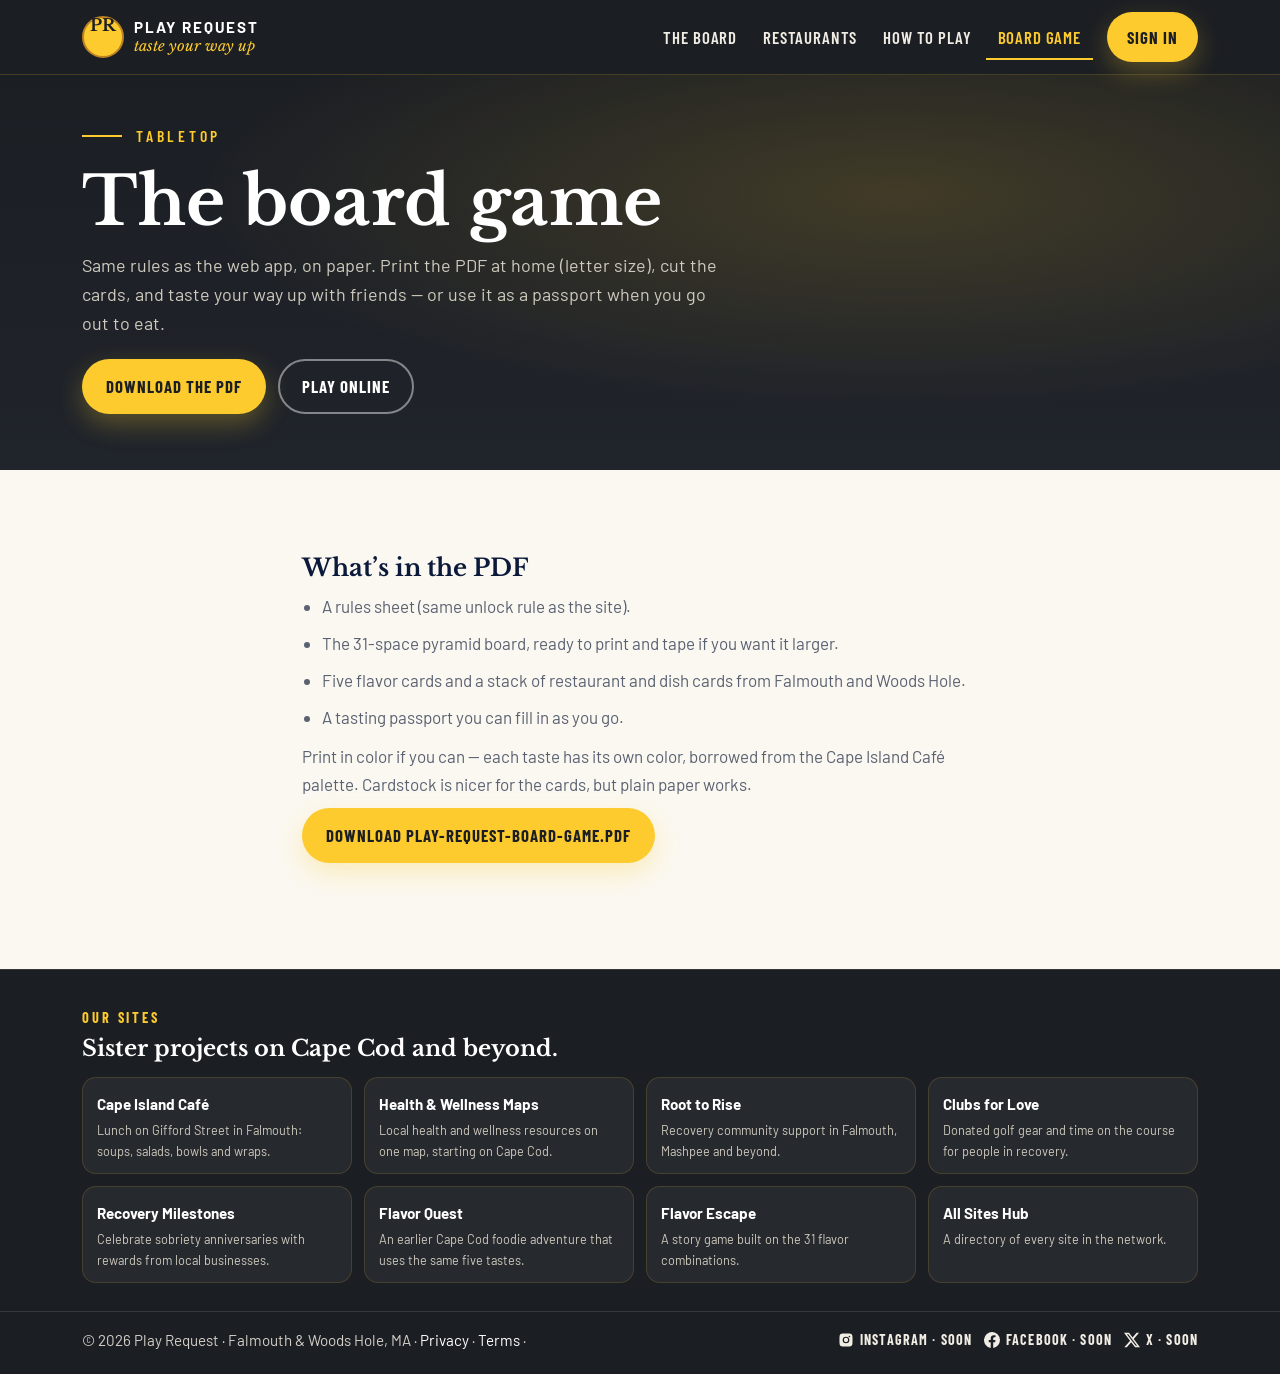
<file: board.html>
<!DOCTYPE html>
<html lang="en">
<head>
<meta charset="utf-8">
<meta name="viewport" content="width=device-width, initial-scale=1">
<title>Printable board game | Play Request</title>
<meta name="description" content="Print the Play Request tabletop game: a 31-space pyramid board, flavor cards, restaurant cards and a rules sheet.">
<link rel="canonical" href="https://platinum00001.github.io/play-request/board.html">
<meta name="theme-color" content="#1b1e23">
<meta property="og:type" content="website">
<meta property="og:site_name" content="Play Request">
<meta property="og:title" content="Printable board game | Play Request">
<meta property="og:description" content="Print the Play Request tabletop game: a 31-space pyramid board, flavor cards, restaurant cards and a rules sheet.">
<meta property="og:url" content="https://platinum00001.github.io/play-request/board.html">
<meta property="og:image" content="https://platinum00001.github.io/play-request/og.jpg">
<meta property="og:image:width" content="1200">
<meta property="og:image:height" content="630">
<meta property="og:image:alt" content="Play Request: taste your way from one flavor to all five">
<meta name="twitter:card" content="summary_large_image">
<meta name="twitter:title" content="Printable board game | Play Request">
<meta name="twitter:description" content="Print the Play Request tabletop game: a 31-space pyramid board, flavor cards, restaurant cards and a rules sheet.">
<meta name="twitter:image" content="https://platinum00001.github.io/play-request/og.jpg">
<link rel="icon" href="./favicon.svg" type="image/svg+xml">
<link rel="icon" href="./favicon-32.png" sizes="32x32" type="image/png">
<link rel="apple-touch-icon" href="./apple-touch-icon.png">
<link rel="manifest" href="./site.webmanifest">
<link rel="preconnect" href="https://fonts.googleapis.com">
<link rel="preconnect" href="https://fonts.gstatic.com" crossorigin>
<link href="https://fonts.googleapis.com/css2?family=Barlow+Condensed:wght@600;700&family=Barlow:ital,wght@0,400;0,600;0,700;1,400&family=Libre+Baskerville:ital,wght@0,400;0,700;1,400&display=swap" rel="stylesheet">
<link rel="stylesheet" href="./css/styles.css">
</head>
<body data-root="./">
<a class="skip" href="#main">Skip to content</a>
<header class="site-header">
  <div class="wrap">
    <a class="brand" href="./index.html">
      <span class="brand-mark" aria-hidden="true">PR</span>
      <span><b>PLAY REQUEST</b><i>taste your way up</i></span>
    </a>
    <button class="burger" type="button" aria-controls="site-nav" aria-expanded="false" aria-label="Open menu">
      <svg viewBox="0 0 24 24" fill="none" stroke="currentColor" stroke-width="2" aria-hidden="true"><path d="M4 6h16M4 12h16M4 18h16"/></svg>
    </button>
    <nav class="nav" id="site-nav" aria-label="Main">
      <ul>
        <li><a class="navlink" href="./index.html">The board</a></li>
        <li><a class="navlink" href="./restaurants.html">Restaurants</a></li>
        <li><a class="navlink" href="./how-to.html">How to play</a></li>
        <li><a class="navlink" href="./board.html" aria-current="page">Board game</a></li>
      </ul>
      <a class="btn" data-account-link href="./account.html">Sign in</a>
    </nav>
  </div>
</header>

<main id="main">
  <section class="hero">
    <div class="wrap">
      <p class="eyebrow">Tabletop</p>
      <h1>The board game</h1>
      <p class="lead">Same rules as the web app, on paper. Print the PDF at home (letter size), cut the cards, and taste your way up with friends — or use it as a passport when you go out to eat.</p>
      <div class="ctas">
        <a class="btn" href="play-request-board-game.pdf">Download the PDF</a>
        <a class="btn btn-ghost" href="index.html">Play online</a>
      </div>
    </div>
  </section>
  <section class="sec">
    <div class="wrap prose">
      <h2>What’s in the PDF</h2>
      <ul>
        <li>A rules sheet (same unlock rule as the site).</li>
        <li>The 31-space pyramid board, ready to print and tape if you want it larger.</li>
        <li>Five flavor cards and a stack of restaurant and dish cards from Falmouth and Woods Hole.</li>
        <li>A tasting passport you can fill in as you go.</li>
      </ul>
      <p>Print in color if you can — each taste has its own color, borrowed from the Cape Island Café palette. Cardstock is nicer for the cards, but plain paper works.</p>
      <p><a class="btn" href="play-request-board-game.pdf">Download play-request-board-game.pdf</a></p>
    </div>
  </section>
</main>
<footer class="site">
  <div class="our-sites" id="our-sites">
    <div class="wrap">
      <p class="eyebrow">Our Sites</p>
      <h2>Sister projects on Cape Cod and beyond.</h2>
      <div class="sites"><a href="https://capeislandcafe.com/" target="_blank" rel="noopener"><b>Cape Island Café</b><small>Lunch on Gifford Street in Falmouth: soups, salads, bowls and wraps.</small></a><a href="https://healthandwellnessmaps.com/" target="_blank" rel="noopener"><b>Health & Wellness Maps</b><small>Local health and wellness resources on one map, starting on Cape Cod.</small></a><a href="https://roottorisema.org/" target="_blank" rel="noopener"><b>Root to Rise</b><small>Recovery community support in Falmouth, Mashpee and beyond.</small></a><a href="https://clubsforlove.com/" target="_blank" rel="noopener"><b>Clubs for Love</b><small>Donated golf gear and time on the course for people in recovery.</small></a><a href="https://platinum00001.github.io/recovery-milestones/" target="_blank" rel="noopener"><b>Recovery Milestones</b><small>Celebrate sobriety anniversaries with rewards from local businesses.</small></a><a href="https://platinum00001.github.io/flavor-quest/" target="_blank" rel="noopener"><b>Flavor Quest</b><small>An earlier Cape Cod foodie adventure that uses the same five tastes.</small></a><a href="https://platinum00001.github.io/flavor-escape/" target="_blank" rel="noopener"><b>Flavor Escape</b><small>A story game built on the 31 flavor combinations.</small></a><a href="https://platinum00001.github.io/sites-hub/" target="_blank" rel="noopener"><b>All Sites Hub</b><small>A directory of every site in the network.</small></a></div>
    </div>
  </div>
  <div class="foot-bottom">
    <div class="wrap">
      <span>&copy; <span data-year>2026</span> Play Request · Falmouth &amp; Woods Hole, MA · <a href="./privacy.html">Privacy</a> · <a href="./terms.html">Terms</a> · <a data-email hidden href="#">Contact</a></span>
      <div class="social" data-social></div>
    </div>
  </div>
</footer>

<script src="./config.js"></script>
<script src="./js/common.js"></script>
<script src="./js/supabase-client.js"></script>
</body>
</html>
</file>
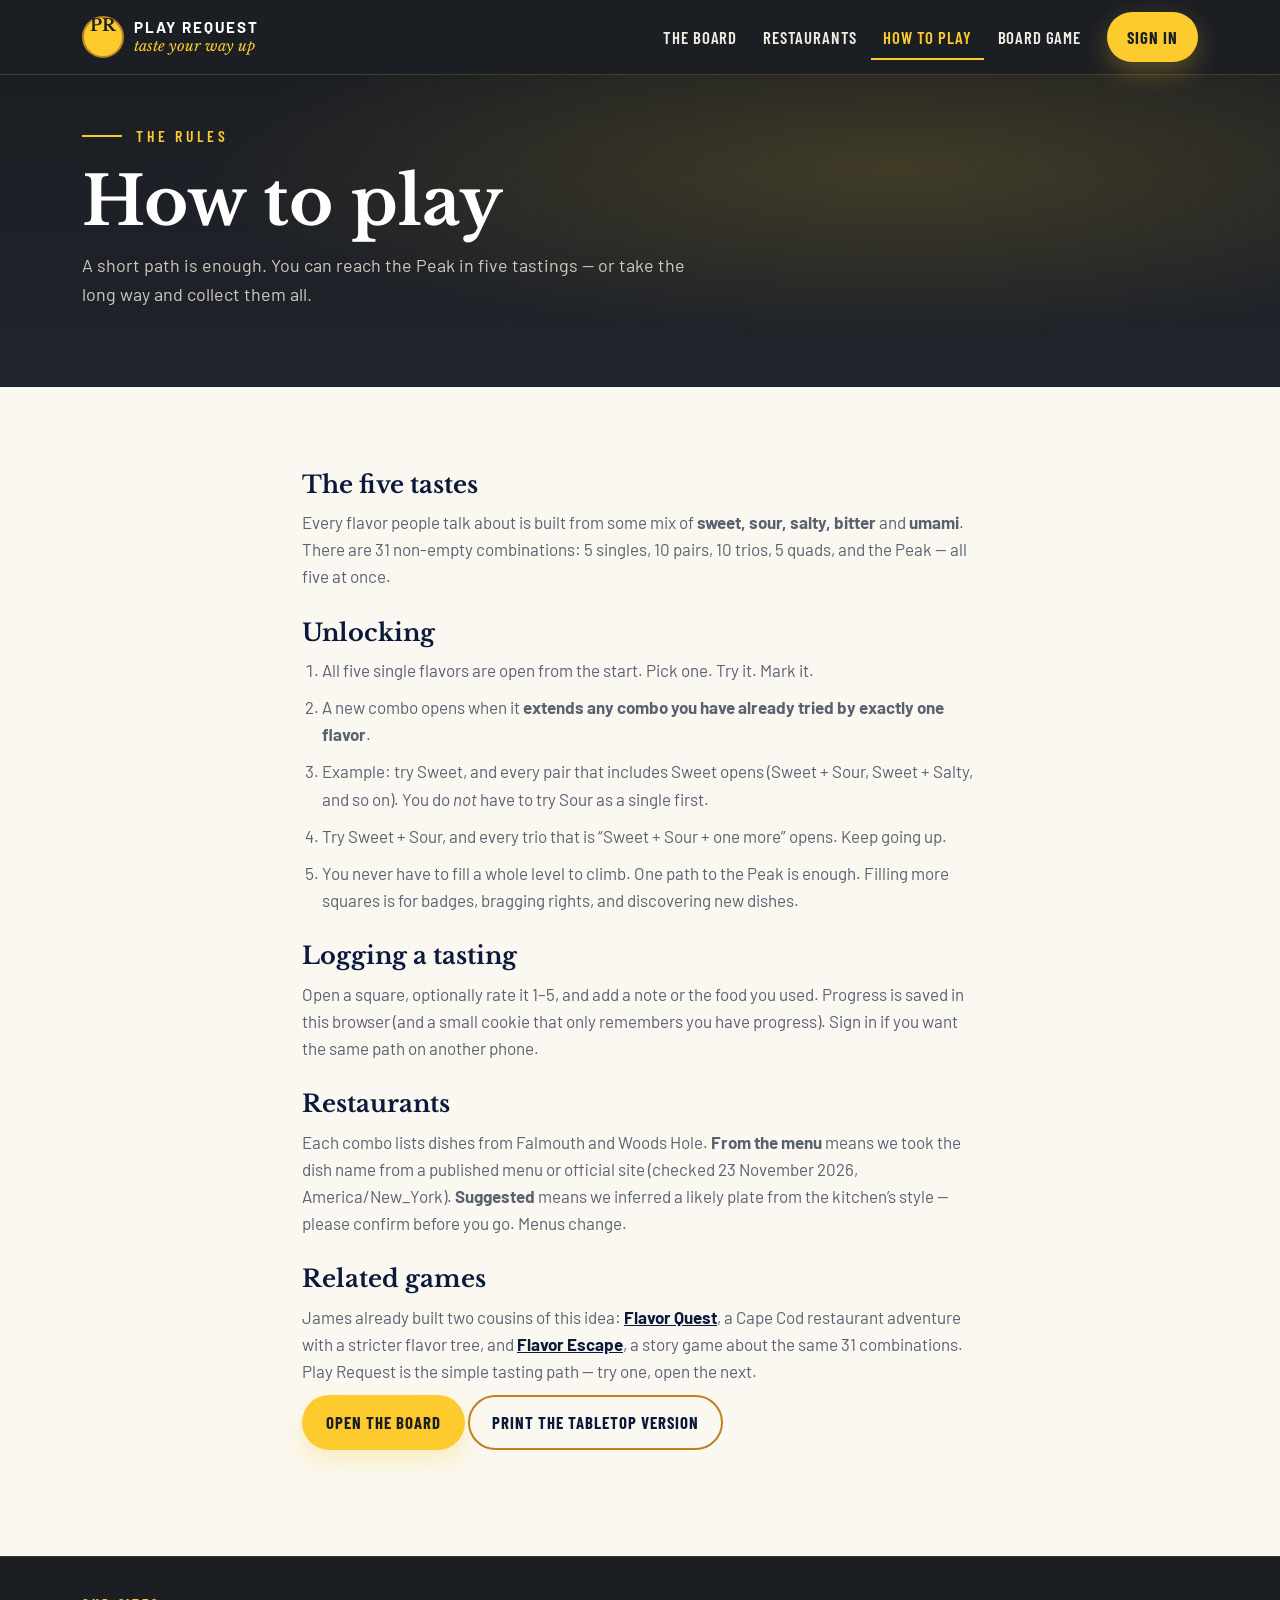
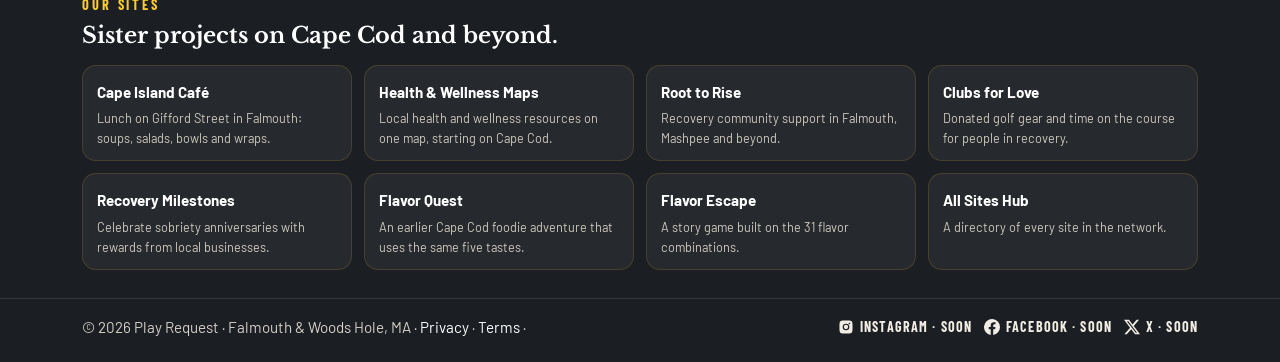
<file: how-to.html>
<!DOCTYPE html>
<html lang="en">
<head>
<meta charset="utf-8">
<meta name="viewport" content="width=device-width, initial-scale=1">
<title>How to play | Play Request</title>
<meta name="description" content="How Play Request works: one starting flavor, unlock a combo by adding one taste, and log what you tried.">
<link rel="canonical" href="https://platinum00001.github.io/play-request/how-to.html">
<meta name="theme-color" content="#1b1e23">
<meta property="og:type" content="website">
<meta property="og:site_name" content="Play Request">
<meta property="og:title" content="How to play | Play Request">
<meta property="og:description" content="How Play Request works: one starting flavor, unlock a combo by adding one taste, and log what you tried.">
<meta property="og:url" content="https://platinum00001.github.io/play-request/how-to.html">
<meta property="og:image" content="https://platinum00001.github.io/play-request/og.jpg">
<meta property="og:image:width" content="1200">
<meta property="og:image:height" content="630">
<meta property="og:image:alt" content="Play Request: taste your way from one flavor to all five">
<meta name="twitter:card" content="summary_large_image">
<meta name="twitter:title" content="How to play | Play Request">
<meta name="twitter:description" content="How Play Request works: one starting flavor, unlock a combo by adding one taste, and log what you tried.">
<meta name="twitter:image" content="https://platinum00001.github.io/play-request/og.jpg">
<link rel="icon" href="./favicon.svg" type="image/svg+xml">
<link rel="icon" href="./favicon-32.png" sizes="32x32" type="image/png">
<link rel="apple-touch-icon" href="./apple-touch-icon.png">
<link rel="manifest" href="./site.webmanifest">
<link rel="preconnect" href="https://fonts.googleapis.com">
<link rel="preconnect" href="https://fonts.gstatic.com" crossorigin>
<link href="https://fonts.googleapis.com/css2?family=Barlow+Condensed:wght@600;700&family=Barlow:ital,wght@0,400;0,600;0,700;1,400&family=Libre+Baskerville:ital,wght@0,400;0,700;1,400&display=swap" rel="stylesheet">
<link rel="stylesheet" href="./css/styles.css">
</head>
<body data-root="./">
<a class="skip" href="#main">Skip to content</a>
<header class="site-header">
  <div class="wrap">
    <a class="brand" href="./index.html">
      <span class="brand-mark" aria-hidden="true">PR</span>
      <span><b>PLAY REQUEST</b><i>taste your way up</i></span>
    </a>
    <button class="burger" type="button" aria-controls="site-nav" aria-expanded="false" aria-label="Open menu">
      <svg viewBox="0 0 24 24" fill="none" stroke="currentColor" stroke-width="2" aria-hidden="true"><path d="M4 6h16M4 12h16M4 18h16"/></svg>
    </button>
    <nav class="nav" id="site-nav" aria-label="Main">
      <ul>
        <li><a class="navlink" href="./index.html">The board</a></li>
        <li><a class="navlink" href="./restaurants.html">Restaurants</a></li>
        <li><a class="navlink" href="./how-to.html" aria-current="page">How to play</a></li>
        <li><a class="navlink" href="./board.html">Board game</a></li>
      </ul>
      <a class="btn" data-account-link href="./account.html">Sign in</a>
    </nav>
  </div>
</header>

<main id="main">
  <section class="hero">
    <div class="wrap">
      <p class="eyebrow">The rules</p>
      <h1>How to play</h1>
      <p class="lead">A short path is enough. You can reach the Peak in five tastings — or take the long way and collect them all.</p>
    </div>
  </section>
  <section class="sec">
    <div class="wrap prose">
      <h2>The five tastes</h2>
      <p>Every flavor people talk about is built from some mix of <strong>sweet, sour, salty, bitter</strong> and <strong>umami</strong>. There are 31 non-empty combinations: 5 singles, 10 pairs, 10 trios, 5 quads, and the Peak — all five at once.</p>
      <h2>Unlocking</h2>
      <ol>
        <li>All five single flavors are open from the start. Pick one. Try it. Mark it.</li>
        <li>A new combo opens when it <strong>extends any combo you have already tried by exactly one flavor</strong>.</li>
        <li>Example: try Sweet, and every pair that includes Sweet opens (Sweet + Sour, Sweet + Salty, and so on). You do <em>not</em> have to try Sour as a single first.</li>
        <li>Try Sweet + Sour, and every trio that is “Sweet + Sour + one more” opens. Keep going up.</li>
        <li>You never have to fill a whole level to climb. One path to the Peak is enough. Filling more squares is for badges, bragging rights, and discovering new dishes.</li>
      </ol>
      <h2>Logging a tasting</h2>
      <p>Open a square, optionally rate it 1–5, and add a note or the food you used. Progress is saved in this browser (and a small cookie that only remembers you have progress). Sign in if you want the same path on another phone.</p>
      <h2>Restaurants</h2>
      <p>Each combo lists dishes from Falmouth and Woods Hole. <strong>From the menu</strong> means we took the dish name from a published menu or official site (checked 23 November 2026, America/New_York). <strong>Suggested</strong> means we inferred a likely plate from the kitchen’s style — please confirm before you go. Menus change.</p>
      <h2>Related games</h2>
      <p>James already built two cousins of this idea: <a href="https://platinum00001.github.io/flavor-quest/">Flavor Quest</a>, a Cape Cod restaurant adventure with a stricter flavor tree, and <a href="https://platinum00001.github.io/flavor-escape/">Flavor Escape</a>, a story game about the same 31 combinations. Play Request is the simple tasting path — try one, open the next.</p>
      <p><a class="btn" href="index.html">Open the board</a> <a class="btn btn-line" href="board.html">Print the tabletop version</a></p>
    </div>
  </section>
</main>
<footer class="site">
  <div class="our-sites" id="our-sites">
    <div class="wrap">
      <p class="eyebrow">Our Sites</p>
      <h2>Sister projects on Cape Cod and beyond.</h2>
      <div class="sites"><a href="https://capeislandcafe.com/" target="_blank" rel="noopener"><b>Cape Island Café</b><small>Lunch on Gifford Street in Falmouth: soups, salads, bowls and wraps.</small></a><a href="https://healthandwellnessmaps.com/" target="_blank" rel="noopener"><b>Health & Wellness Maps</b><small>Local health and wellness resources on one map, starting on Cape Cod.</small></a><a href="https://roottorisema.org/" target="_blank" rel="noopener"><b>Root to Rise</b><small>Recovery community support in Falmouth, Mashpee and beyond.</small></a><a href="https://clubsforlove.com/" target="_blank" rel="noopener"><b>Clubs for Love</b><small>Donated golf gear and time on the course for people in recovery.</small></a><a href="https://platinum00001.github.io/recovery-milestones/" target="_blank" rel="noopener"><b>Recovery Milestones</b><small>Celebrate sobriety anniversaries with rewards from local businesses.</small></a><a href="https://platinum00001.github.io/flavor-quest/" target="_blank" rel="noopener"><b>Flavor Quest</b><small>An earlier Cape Cod foodie adventure that uses the same five tastes.</small></a><a href="https://platinum00001.github.io/flavor-escape/" target="_blank" rel="noopener"><b>Flavor Escape</b><small>A story game built on the 31 flavor combinations.</small></a><a href="https://platinum00001.github.io/sites-hub/" target="_blank" rel="noopener"><b>All Sites Hub</b><small>A directory of every site in the network.</small></a></div>
    </div>
  </div>
  <div class="foot-bottom">
    <div class="wrap">
      <span>&copy; <span data-year>2026</span> Play Request · Falmouth &amp; Woods Hole, MA · <a href="./privacy.html">Privacy</a> · <a href="./terms.html">Terms</a> · <a data-email hidden href="#">Contact</a></span>
      <div class="social" data-social></div>
    </div>
  </div>
</footer>

<script src="./config.js"></script>
<script src="./js/common.js"></script>
<script src="./js/supabase-client.js"></script>
</body>
</html>
</file>
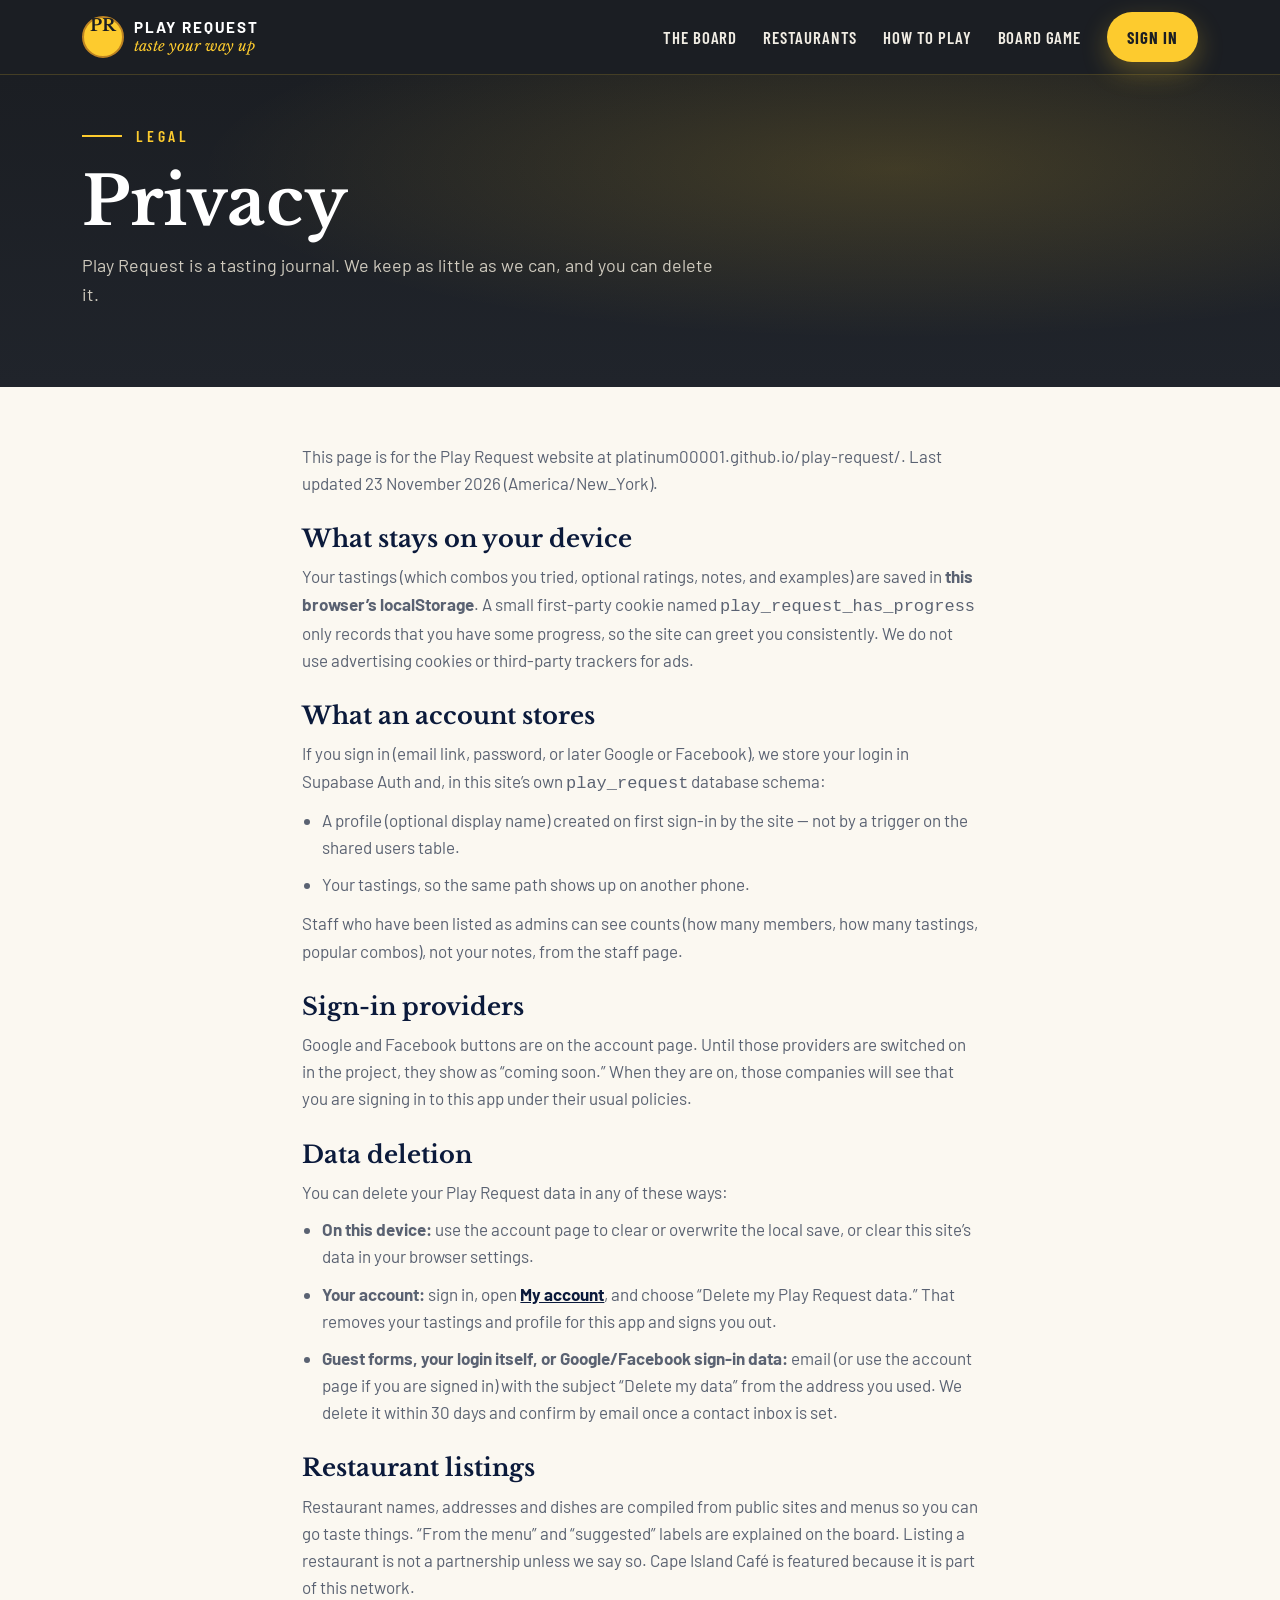
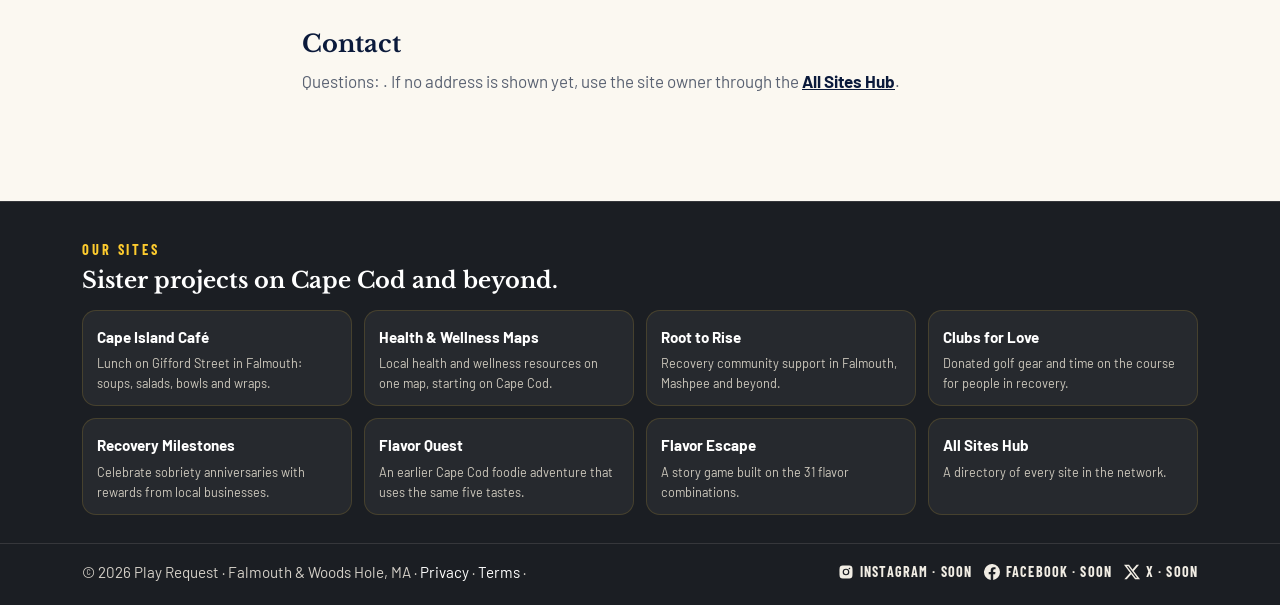
<file: privacy.html>
<!DOCTYPE html>
<html lang="en">
<head>
<meta charset="utf-8">
<meta name="viewport" content="width=device-width, initial-scale=1">
<title>Privacy | Play Request</title>
<meta name="description" content="How Play Request stores your tastings, account data, and what to do if you want it deleted.">
<link rel="canonical" href="https://platinum00001.github.io/play-request/privacy.html">
<meta name="theme-color" content="#1b1e23">
<meta property="og:type" content="website">
<meta property="og:site_name" content="Play Request">
<meta property="og:title" content="Privacy | Play Request">
<meta property="og:description" content="How Play Request stores your tastings, account data, and what to do if you want it deleted.">
<meta property="og:url" content="https://platinum00001.github.io/play-request/privacy.html">
<meta property="og:image" content="https://platinum00001.github.io/play-request/og.jpg">
<meta property="og:image:width" content="1200">
<meta property="og:image:height" content="630">
<meta property="og:image:alt" content="Play Request: taste your way from one flavor to all five">
<meta name="twitter:card" content="summary_large_image">
<meta name="twitter:title" content="Privacy | Play Request">
<meta name="twitter:description" content="How Play Request stores your tastings, account data, and what to do if you want it deleted.">
<meta name="twitter:image" content="https://platinum00001.github.io/play-request/og.jpg">
<link rel="icon" href="./favicon.svg" type="image/svg+xml">
<link rel="icon" href="./favicon-32.png" sizes="32x32" type="image/png">
<link rel="apple-touch-icon" href="./apple-touch-icon.png">
<link rel="manifest" href="./site.webmanifest">
<link rel="preconnect" href="https://fonts.googleapis.com">
<link rel="preconnect" href="https://fonts.gstatic.com" crossorigin>
<link href="https://fonts.googleapis.com/css2?family=Barlow+Condensed:wght@600;700&family=Barlow:ital,wght@0,400;0,600;0,700;1,400&family=Libre+Baskerville:ital,wght@0,400;0,700;1,400&display=swap" rel="stylesheet">
<link rel="stylesheet" href="./css/styles.css">
</head>
<body data-root="./">
<a class="skip" href="#main">Skip to content</a>
<header class="site-header">
  <div class="wrap">
    <a class="brand" href="./index.html">
      <span class="brand-mark" aria-hidden="true">PR</span>
      <span><b>PLAY REQUEST</b><i>taste your way up</i></span>
    </a>
    <button class="burger" type="button" aria-controls="site-nav" aria-expanded="false" aria-label="Open menu">
      <svg viewBox="0 0 24 24" fill="none" stroke="currentColor" stroke-width="2" aria-hidden="true"><path d="M4 6h16M4 12h16M4 18h16"/></svg>
    </button>
    <nav class="nav" id="site-nav" aria-label="Main">
      <ul>
        <li><a class="navlink" href="./index.html">The board</a></li>
        <li><a class="navlink" href="./restaurants.html">Restaurants</a></li>
        <li><a class="navlink" href="./how-to.html">How to play</a></li>
        <li><a class="navlink" href="./board.html">Board game</a></li>
      </ul>
      <a class="btn" data-account-link href="./account.html">Sign in</a>
    </nav>
  </div>
</header>
<main id="main">
  <section class="hero"><div class="wrap">
    <p class="eyebrow">Legal</p>
    <h1>Privacy</h1>
    <p class="lead">Play Request is a tasting journal. We keep as little as we can, and you can delete it.</p>
  </div></section>
  <section class="sec"><div class="wrap prose">
    <p>This page is for the Play Request website at platinum00001.github.io/play-request/. Last updated 23 November 2026 (America/New_York).</p>
    <h2>What stays on your device</h2>
    <p>Your tastings (which combos you tried, optional ratings, notes, and examples) are saved in <strong>this browser’s localStorage</strong>. A small first-party cookie named <code>play_request_has_progress</code> only records that you have some progress, so the site can greet you consistently. We do not use advertising cookies or third-party trackers for ads.</p>
    <h2>What an account stores</h2>
    <p>If you sign in (email link, password, or later Google or Facebook), we store your login in Supabase Auth and, in this site’s own <code>play_request</code> database schema:</p>
    <ul>
      <li>A profile (optional display name) created on first sign-in by the site — not by a trigger on the shared users table.</li>
      <li>Your tastings, so the same path shows up on another phone.</li>
    </ul>
    <p>Staff who have been listed as admins can see counts (how many members, how many tastings, popular combos), not your notes, from the staff page.</p>
    <h2>Sign-in providers</h2>
    <p>Google and Facebook buttons are on the account page. Until those providers are switched on in the project, they show as “coming soon.” When they are on, those companies will see that you are signing in to this app under their usual policies.</p>
    <h2 id="data-deletion">Data deletion</h2>
    <p>You can delete your Play Request data in any of these ways:</p>
    <ul>
      <li><strong>On this device:</strong> use the account page to clear or overwrite the local save, or clear this site’s data in your browser settings.</li>
      <li><strong>Your account:</strong> sign in, open <a href="account.html">My account</a>, and choose “Delete my Play Request data.” That removes your tastings and profile for this app and signs you out.</li>
      <li><strong>Guest forms, your login itself, or Google/Facebook sign-in data:</strong> email <a data-email data-subject="Delete my data" href="#">the contact address</a> (or use the account page if you are signed in) with the subject “Delete my data” from the address you used. We delete it within 30 days and confirm by email once a contact inbox is set.</li>
    </ul>
    <h2>Restaurant listings</h2>
    <p>Restaurant names, addresses and dishes are compiled from public sites and menus so you can go taste things. “From the menu” and “suggested” labels are explained on the board. Listing a restaurant is not a partnership unless we say so. Cape Island Café is featured because it is part of this network.</p>
    <h2>Contact</h2>
    <p>Questions: <a data-email href="#">contact</a>. If no address is shown yet, use the site owner through the <a href="https://platinum00001.github.io/sites-hub/">All Sites Hub</a>.</p>
  </div></section>
</main>
<footer class="site">
  <div class="our-sites" id="our-sites">
    <div class="wrap">
      <p class="eyebrow">Our Sites</p>
      <h2>Sister projects on Cape Cod and beyond.</h2>
      <div class="sites"><a href="https://capeislandcafe.com/" target="_blank" rel="noopener"><b>Cape Island Café</b><small>Lunch on Gifford Street in Falmouth: soups, salads, bowls and wraps.</small></a><a href="https://healthandwellnessmaps.com/" target="_blank" rel="noopener"><b>Health & Wellness Maps</b><small>Local health and wellness resources on one map, starting on Cape Cod.</small></a><a href="https://roottorisema.org/" target="_blank" rel="noopener"><b>Root to Rise</b><small>Recovery community support in Falmouth, Mashpee and beyond.</small></a><a href="https://clubsforlove.com/" target="_blank" rel="noopener"><b>Clubs for Love</b><small>Donated golf gear and time on the course for people in recovery.</small></a><a href="https://platinum00001.github.io/recovery-milestones/" target="_blank" rel="noopener"><b>Recovery Milestones</b><small>Celebrate sobriety anniversaries with rewards from local businesses.</small></a><a href="https://platinum00001.github.io/flavor-quest/" target="_blank" rel="noopener"><b>Flavor Quest</b><small>An earlier Cape Cod foodie adventure that uses the same five tastes.</small></a><a href="https://platinum00001.github.io/flavor-escape/" target="_blank" rel="noopener"><b>Flavor Escape</b><small>A story game built on the 31 flavor combinations.</small></a><a href="https://platinum00001.github.io/sites-hub/" target="_blank" rel="noopener"><b>All Sites Hub</b><small>A directory of every site in the network.</small></a></div>
    </div>
  </div>
  <div class="foot-bottom">
    <div class="wrap">
      <span>&copy; <span data-year>2026</span> Play Request · Falmouth &amp; Woods Hole, MA · <a href="./privacy.html">Privacy</a> · <a href="./terms.html">Terms</a> · <a data-email hidden href="#">Contact</a></span>
      <div class="social" data-social></div>
    </div>
  </div>
</footer>
<script src="./config.js"></script>
<script src="./js/common.js"></script>
<script src="./js/supabase-client.js"></script>
</body></html>
</file>
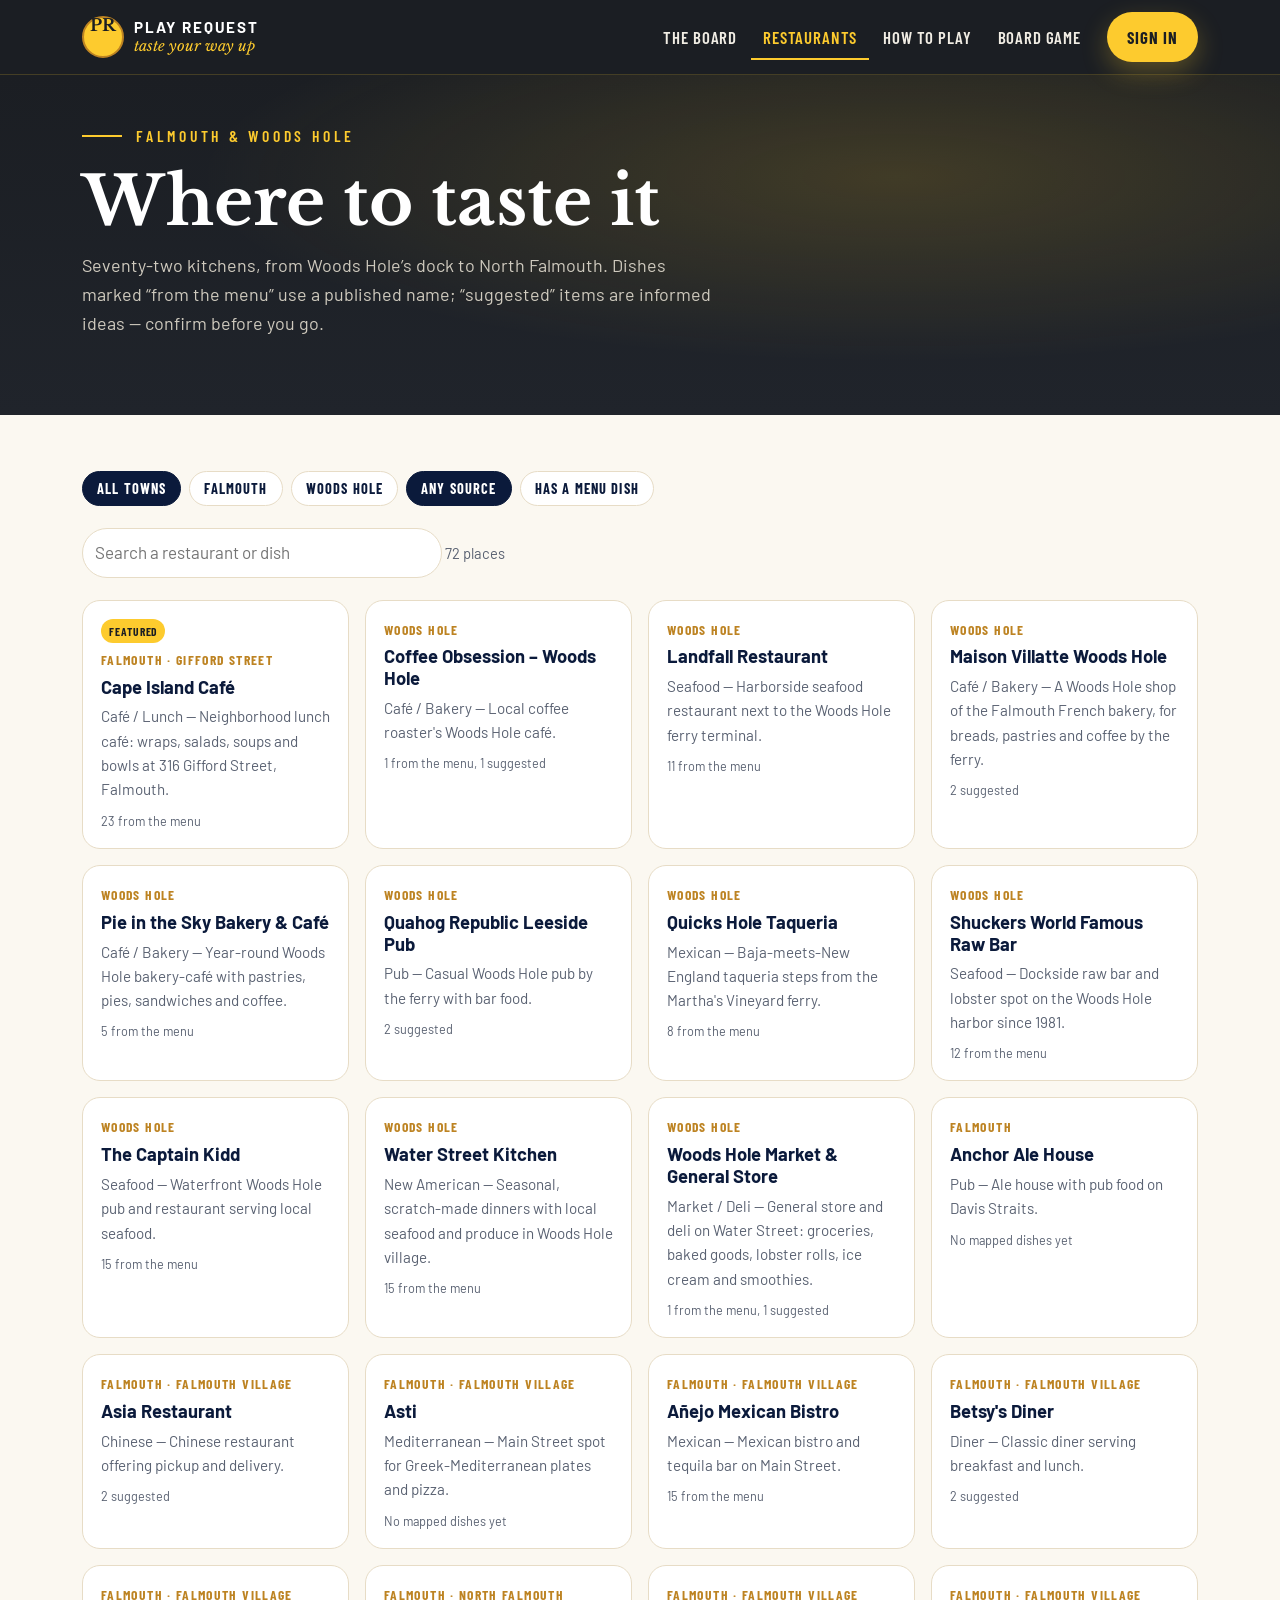
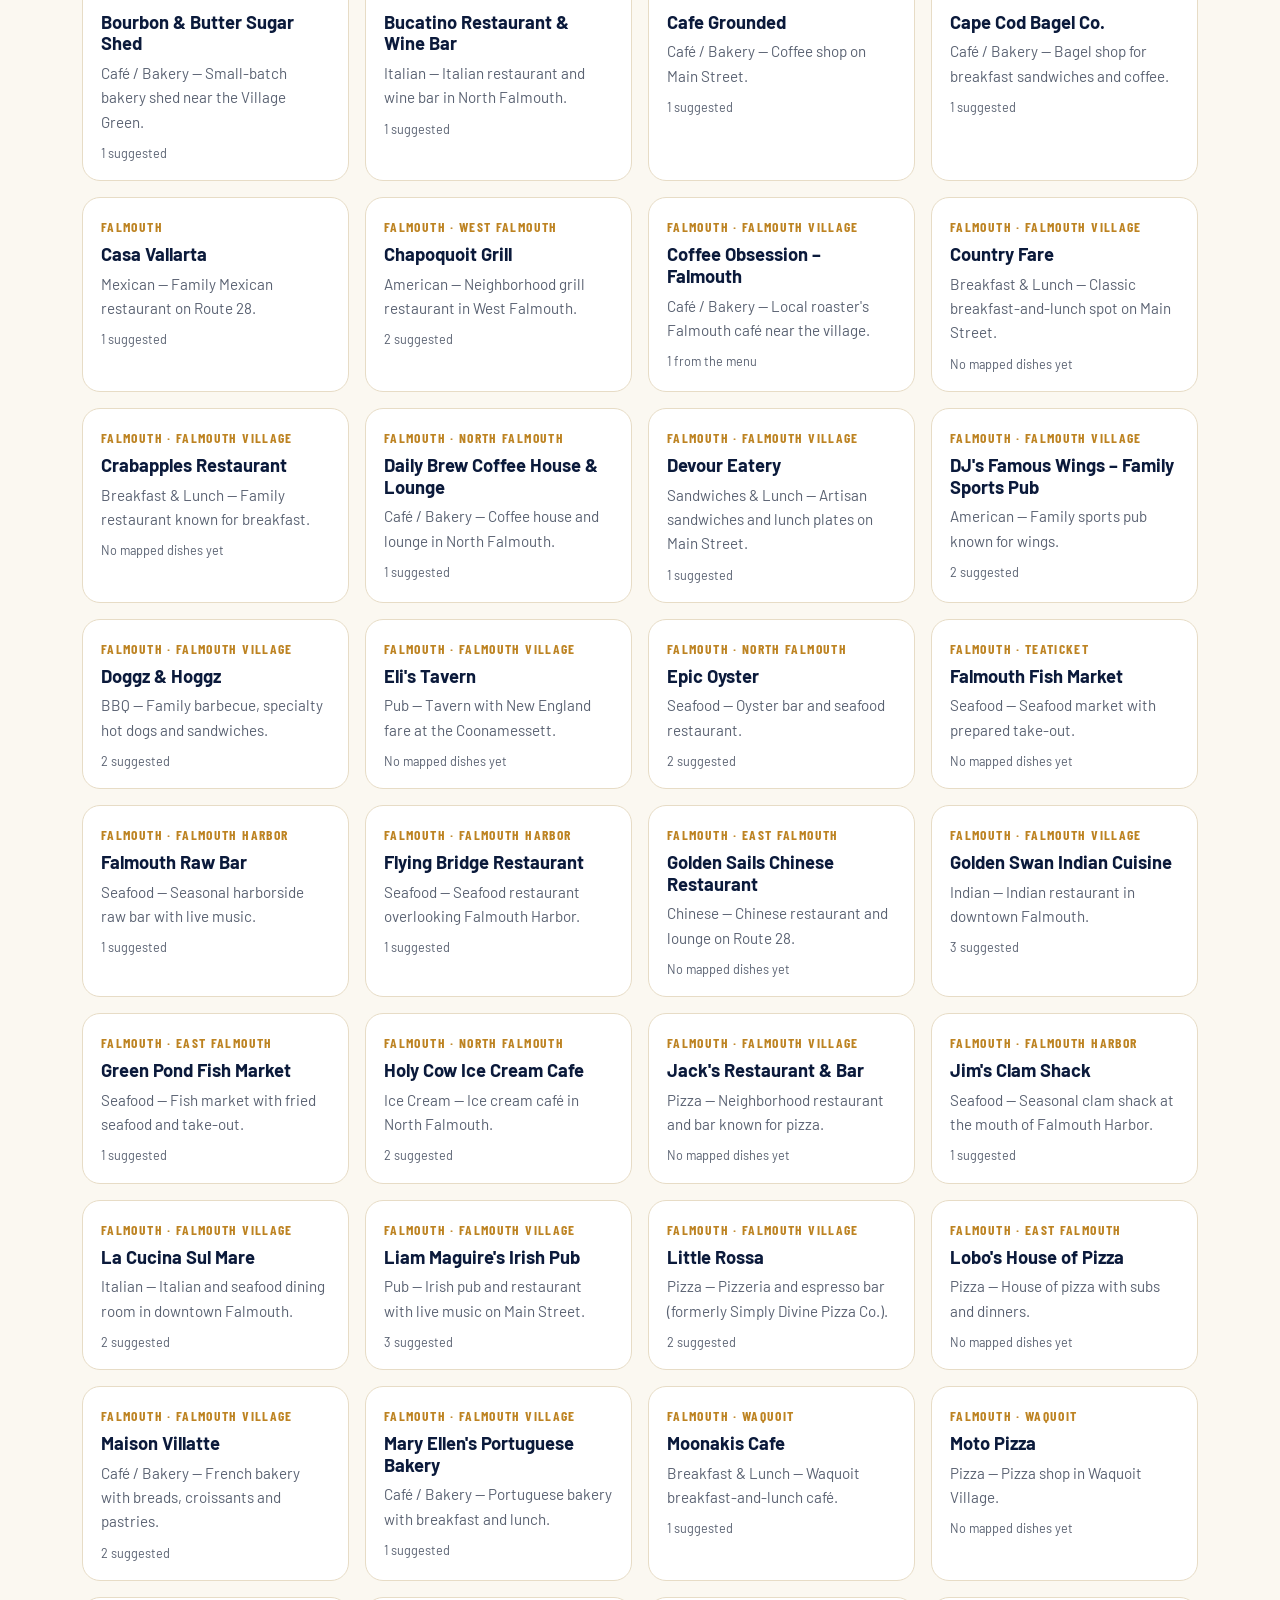
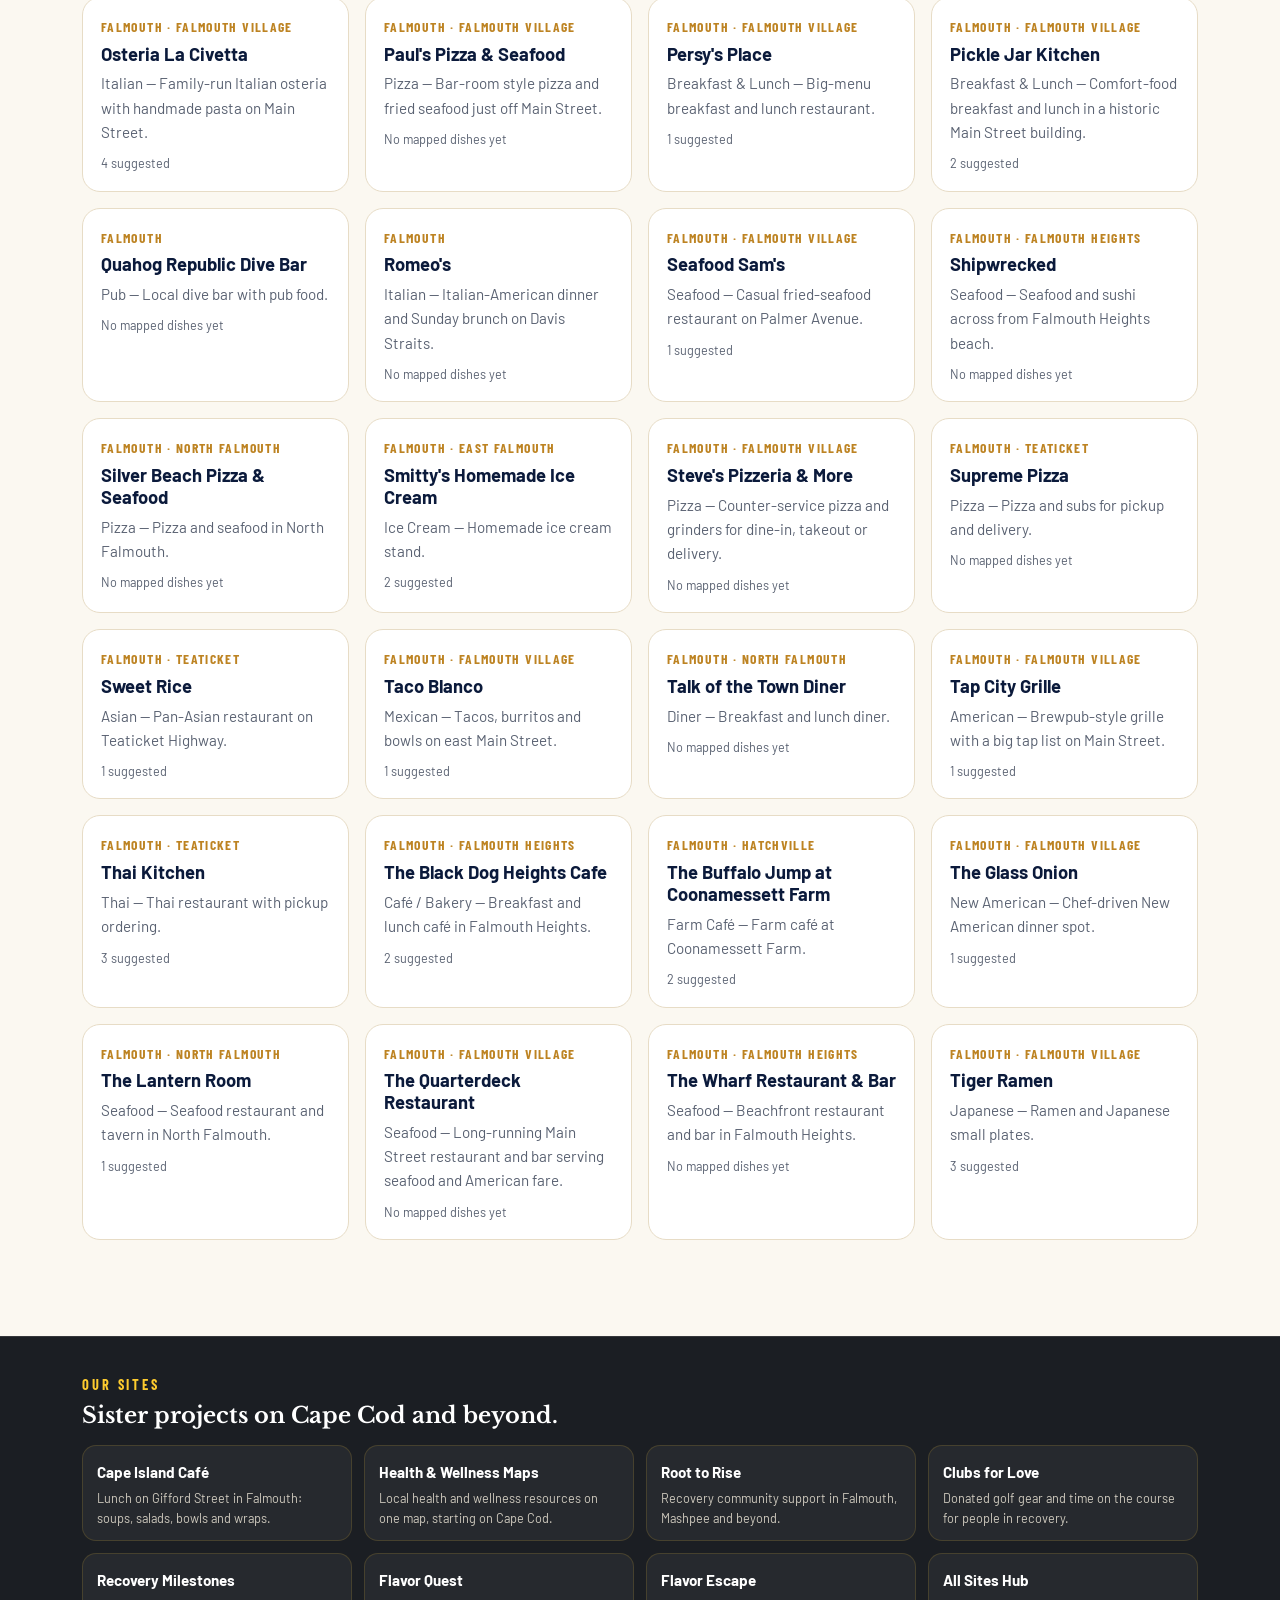
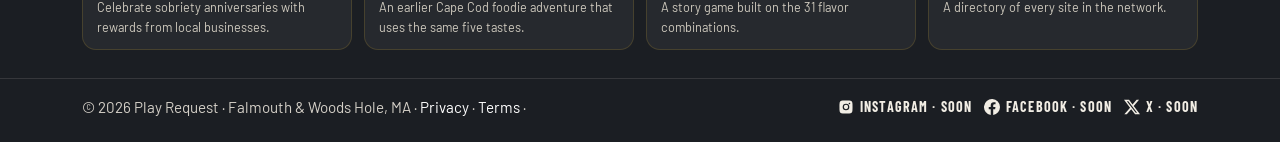
<file: restaurants.html>
<!DOCTYPE html>
<html lang="en">
<head>
<meta charset="utf-8">
<meta name="viewport" content="width=device-width, initial-scale=1">
<title>Restaurants | Play Request</title>
<meta name="description" content="Falmouth and Woods Hole restaurants with dishes mapped to the 31 flavor combinations.">
<link rel="canonical" href="https://platinum00001.github.io/play-request/restaurants.html">
<meta name="theme-color" content="#1b1e23">
<meta property="og:type" content="website">
<meta property="og:site_name" content="Play Request">
<meta property="og:title" content="Restaurants | Play Request">
<meta property="og:description" content="Falmouth and Woods Hole restaurants with dishes mapped to the 31 flavor combinations.">
<meta property="og:url" content="https://platinum00001.github.io/play-request/restaurants.html">
<meta property="og:image" content="https://platinum00001.github.io/play-request/og.jpg">
<meta property="og:image:width" content="1200">
<meta property="og:image:height" content="630">
<meta property="og:image:alt" content="Play Request: taste your way from one flavor to all five">
<meta name="twitter:card" content="summary_large_image">
<meta name="twitter:title" content="Restaurants | Play Request">
<meta name="twitter:description" content="Falmouth and Woods Hole restaurants with dishes mapped to the 31 flavor combinations.">
<meta name="twitter:image" content="https://platinum00001.github.io/play-request/og.jpg">
<link rel="icon" href="./favicon.svg" type="image/svg+xml">
<link rel="icon" href="./favicon-32.png" sizes="32x32" type="image/png">
<link rel="apple-touch-icon" href="./apple-touch-icon.png">
<link rel="manifest" href="./site.webmanifest">
<link rel="preconnect" href="https://fonts.googleapis.com">
<link rel="preconnect" href="https://fonts.gstatic.com" crossorigin>
<link href="https://fonts.googleapis.com/css2?family=Barlow+Condensed:wght@600;700&family=Barlow:ital,wght@0,400;0,600;0,700;1,400&family=Libre+Baskerville:ital,wght@0,400;0,700;1,400&display=swap" rel="stylesheet">
<link rel="stylesheet" href="./css/styles.css">
</head>
<body data-root="./">
<a class="skip" href="#main">Skip to content</a>
<header class="site-header">
  <div class="wrap">
    <a class="brand" href="./index.html">
      <span class="brand-mark" aria-hidden="true">PR</span>
      <span><b>PLAY REQUEST</b><i>taste your way up</i></span>
    </a>
    <button class="burger" type="button" aria-controls="site-nav" aria-expanded="false" aria-label="Open menu">
      <svg viewBox="0 0 24 24" fill="none" stroke="currentColor" stroke-width="2" aria-hidden="true"><path d="M4 6h16M4 12h16M4 18h16"/></svg>
    </button>
    <nav class="nav" id="site-nav" aria-label="Main">
      <ul>
        <li><a class="navlink" href="./index.html">The board</a></li>
        <li><a class="navlink" href="./restaurants.html" aria-current="page">Restaurants</a></li>
        <li><a class="navlink" href="./how-to.html">How to play</a></li>
        <li><a class="navlink" href="./board.html">Board game</a></li>
      </ul>
      <a class="btn" data-account-link href="./account.html">Sign in</a>
    </nav>
  </div>
</header>

<main id="main">
  <section class="hero hero-sm">
    <div class="wrap">
      <p class="eyebrow">Falmouth &amp; Woods Hole</p>
      <h1>Where to taste it</h1>
      <p class="lead">Seventy-two kitchens, from Woods Hole’s dock to North Falmouth. Dishes marked “from the menu” use a published name; “suggested” items are informed ideas — confirm before you go.</p>
    </div>
  </section>
  <section class="sec">
    <div class="wrap" id="directory">
      <div class="filters" role="group" aria-label="Town">
        <button type="button" class="on" data-town="all">All towns</button>
        <button type="button" data-town="Falmouth">Falmouth</button>
        <button type="button" data-town="Woods Hole">Woods Hole</button>
        <button type="button" data-source="all" class="on">Any source</button>
        <button type="button" data-source="menu">Has a menu dish</button>
      </div>
      <p><label class="sr-only" for="q">Search</label><input id="q" type="search" placeholder="Search a restaurant or dish" style="width:min(100%,360px);padding:10px 12px;border:1px solid var(--line);border-radius:999px;font:inherit"> <span id="rcount" class="hint"></span></p>
      <div class="rgrid" id="rgrid" style="margin-top:22px"></div>
    </div>
    <div class="wrap prose" id="one" hidden></div>
  </section>
</main>
<footer class="site">
  <div class="our-sites" id="our-sites">
    <div class="wrap">
      <p class="eyebrow">Our Sites</p>
      <h2>Sister projects on Cape Cod and beyond.</h2>
      <div class="sites"><a href="https://capeislandcafe.com/" target="_blank" rel="noopener"><b>Cape Island Café</b><small>Lunch on Gifford Street in Falmouth: soups, salads, bowls and wraps.</small></a><a href="https://healthandwellnessmaps.com/" target="_blank" rel="noopener"><b>Health & Wellness Maps</b><small>Local health and wellness resources on one map, starting on Cape Cod.</small></a><a href="https://roottorisema.org/" target="_blank" rel="noopener"><b>Root to Rise</b><small>Recovery community support in Falmouth, Mashpee and beyond.</small></a><a href="https://clubsforlove.com/" target="_blank" rel="noopener"><b>Clubs for Love</b><small>Donated golf gear and time on the course for people in recovery.</small></a><a href="https://platinum00001.github.io/recovery-milestones/" target="_blank" rel="noopener"><b>Recovery Milestones</b><small>Celebrate sobriety anniversaries with rewards from local businesses.</small></a><a href="https://platinum00001.github.io/flavor-quest/" target="_blank" rel="noopener"><b>Flavor Quest</b><small>An earlier Cape Cod foodie adventure that uses the same five tastes.</small></a><a href="https://platinum00001.github.io/flavor-escape/" target="_blank" rel="noopener"><b>Flavor Escape</b><small>A story game built on the 31 flavor combinations.</small></a><a href="https://platinum00001.github.io/sites-hub/" target="_blank" rel="noopener"><b>All Sites Hub</b><small>A directory of every site in the network.</small></a></div>
    </div>
  </div>
  <div class="foot-bottom">
    <div class="wrap">
      <span>&copy; <span data-year>2026</span> Play Request · Falmouth &amp; Woods Hole, MA · <a href="./privacy.html">Privacy</a> · <a href="./terms.html">Terms</a> · <a data-email hidden href="#">Contact</a></span>
      <div class="social" data-social></div>
    </div>
  </div>
</footer>

<script src="./config.js"></script>
<script src="./js/common.js"></script>
<script src="./js/supabase-client.js"></script>
<script src="./js/data.js"></script>
<script src="./js/storage.js"></script>
<script src="./js/restaurants.js"></script>
</body>
</html>
</file>
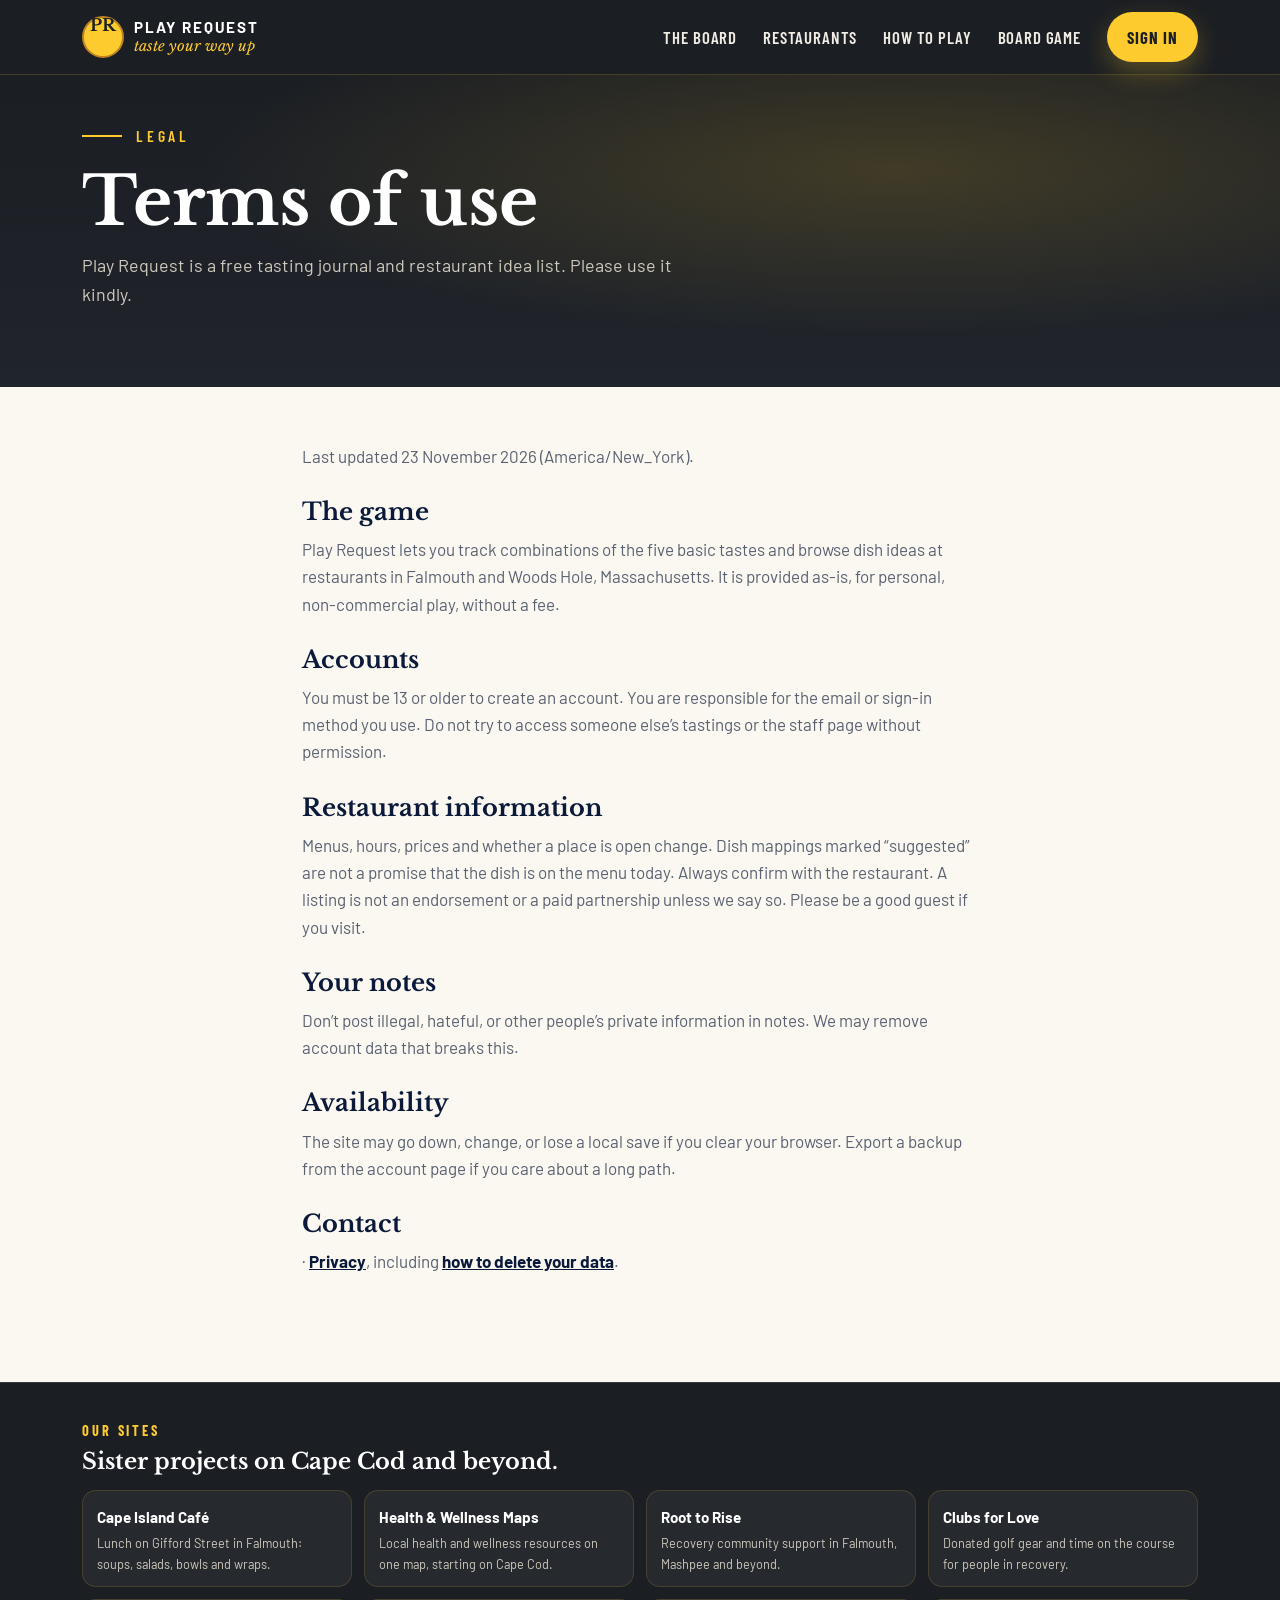
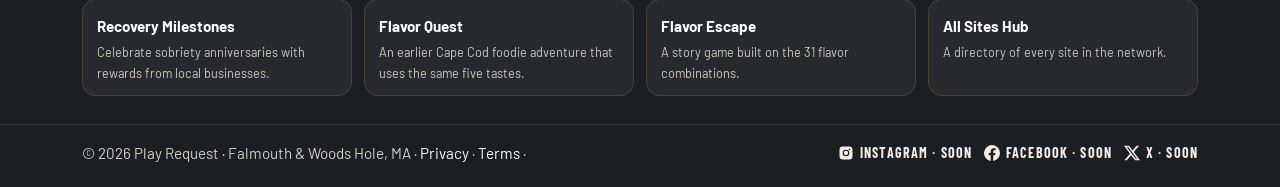
<file: terms.html>
<!DOCTYPE html>
<html lang="en">
<head>
<meta charset="utf-8">
<meta name="viewport" content="width=device-width, initial-scale=1">
<title>Terms | Play Request</title>
<meta name="description" content="Terms of use for the Play Request tasting game.">
<link rel="canonical" href="https://platinum00001.github.io/play-request/terms.html">
<meta name="theme-color" content="#1b1e23">
<meta property="og:type" content="website">
<meta property="og:site_name" content="Play Request">
<meta property="og:title" content="Terms | Play Request">
<meta property="og:description" content="Terms of use for the Play Request tasting game.">
<meta property="og:url" content="https://platinum00001.github.io/play-request/terms.html">
<meta property="og:image" content="https://platinum00001.github.io/play-request/og.jpg">
<meta property="og:image:width" content="1200">
<meta property="og:image:height" content="630">
<meta property="og:image:alt" content="Play Request: taste your way from one flavor to all five">
<meta name="twitter:card" content="summary_large_image">
<meta name="twitter:title" content="Terms | Play Request">
<meta name="twitter:description" content="Terms of use for the Play Request tasting game.">
<meta name="twitter:image" content="https://platinum00001.github.io/play-request/og.jpg">
<link rel="icon" href="./favicon.svg" type="image/svg+xml">
<link rel="icon" href="./favicon-32.png" sizes="32x32" type="image/png">
<link rel="apple-touch-icon" href="./apple-touch-icon.png">
<link rel="manifest" href="./site.webmanifest">
<link rel="preconnect" href="https://fonts.googleapis.com">
<link rel="preconnect" href="https://fonts.gstatic.com" crossorigin>
<link href="https://fonts.googleapis.com/css2?family=Barlow+Condensed:wght@600;700&family=Barlow:ital,wght@0,400;0,600;0,700;1,400&family=Libre+Baskerville:ital,wght@0,400;0,700;1,400&display=swap" rel="stylesheet">
<link rel="stylesheet" href="./css/styles.css">
</head>
<body data-root="./">
<a class="skip" href="#main">Skip to content</a>
<header class="site-header">
  <div class="wrap">
    <a class="brand" href="./index.html">
      <span class="brand-mark" aria-hidden="true">PR</span>
      <span><b>PLAY REQUEST</b><i>taste your way up</i></span>
    </a>
    <button class="burger" type="button" aria-controls="site-nav" aria-expanded="false" aria-label="Open menu">
      <svg viewBox="0 0 24 24" fill="none" stroke="currentColor" stroke-width="2" aria-hidden="true"><path d="M4 6h16M4 12h16M4 18h16"/></svg>
    </button>
    <nav class="nav" id="site-nav" aria-label="Main">
      <ul>
        <li><a class="navlink" href="./index.html">The board</a></li>
        <li><a class="navlink" href="./restaurants.html">Restaurants</a></li>
        <li><a class="navlink" href="./how-to.html">How to play</a></li>
        <li><a class="navlink" href="./board.html">Board game</a></li>
      </ul>
      <a class="btn" data-account-link href="./account.html">Sign in</a>
    </nav>
  </div>
</header>
<main id="main">
  <section class="hero"><div class="wrap">
    <p class="eyebrow">Legal</p>
    <h1>Terms of use</h1>
    <p class="lead">Play Request is a free tasting journal and restaurant idea list. Please use it kindly.</p>
  </div></section>
  <section class="sec"><div class="wrap prose">
    <p>Last updated 23 November 2026 (America/New_York).</p>
    <h2>The game</h2>
    <p>Play Request lets you track combinations of the five basic tastes and browse dish ideas at restaurants in Falmouth and Woods Hole, Massachusetts. It is provided as-is, for personal, non-commercial play, without a fee.</p>
    <h2>Accounts</h2>
    <p>You must be 13 or older to create an account. You are responsible for the email or sign-in method you use. Do not try to access someone else’s tastings or the staff page without permission.</p>
    <h2>Restaurant information</h2>
    <p>Menus, hours, prices and whether a place is open change. Dish mappings marked “suggested” are not a promise that the dish is on the menu today. Always confirm with the restaurant. A listing is not an endorsement or a paid partnership unless we say so. Please be a good guest if you visit.</p>
    <h2>Your notes</h2>
    <p>Don’t post illegal, hateful, or other people’s private information in notes. We may remove account data that breaks this.</p>
    <h2>Availability</h2>
    <p>The site may go down, change, or lose a local save if you clear your browser. Export a backup from the account page if you care about a long path.</p>
    <h2>Contact</h2>
    <p><a data-email href="#">Contact</a> · <a href="privacy.html">Privacy</a>, including <a href="privacy.html#data-deletion">how to delete your data</a>.</p>
  </div></section>
</main>
<footer class="site">
  <div class="our-sites" id="our-sites">
    <div class="wrap">
      <p class="eyebrow">Our Sites</p>
      <h2>Sister projects on Cape Cod and beyond.</h2>
      <div class="sites"><a href="https://capeislandcafe.com/" target="_blank" rel="noopener"><b>Cape Island Café</b><small>Lunch on Gifford Street in Falmouth: soups, salads, bowls and wraps.</small></a><a href="https://healthandwellnessmaps.com/" target="_blank" rel="noopener"><b>Health & Wellness Maps</b><small>Local health and wellness resources on one map, starting on Cape Cod.</small></a><a href="https://roottorisema.org/" target="_blank" rel="noopener"><b>Root to Rise</b><small>Recovery community support in Falmouth, Mashpee and beyond.</small></a><a href="https://clubsforlove.com/" target="_blank" rel="noopener"><b>Clubs for Love</b><small>Donated golf gear and time on the course for people in recovery.</small></a><a href="https://platinum00001.github.io/recovery-milestones/" target="_blank" rel="noopener"><b>Recovery Milestones</b><small>Celebrate sobriety anniversaries with rewards from local businesses.</small></a><a href="https://platinum00001.github.io/flavor-quest/" target="_blank" rel="noopener"><b>Flavor Quest</b><small>An earlier Cape Cod foodie adventure that uses the same five tastes.</small></a><a href="https://platinum00001.github.io/flavor-escape/" target="_blank" rel="noopener"><b>Flavor Escape</b><small>A story game built on the 31 flavor combinations.</small></a><a href="https://platinum00001.github.io/sites-hub/" target="_blank" rel="noopener"><b>All Sites Hub</b><small>A directory of every site in the network.</small></a></div>
    </div>
  </div>
  <div class="foot-bottom">
    <div class="wrap">
      <span>&copy; <span data-year>2026</span> Play Request · Falmouth &amp; Woods Hole, MA · <a href="./privacy.html">Privacy</a> · <a href="./terms.html">Terms</a> · <a data-email hidden href="#">Contact</a></span>
      <div class="social" data-social></div>
    </div>
  </div>
</footer>
<script src="./config.js"></script>
<script src="./js/common.js"></script>
<script src="./js/supabase-client.js"></script>
</body></html>
</file>
<file: css/styles.css>
/* Play Request — visual language borrowed from Cape Island Café */
:root{
  --charcoal:#1b1e23; --charcoal-2:#24282e; --navy:#0b1a3b; --navy-2:#13285a;
  --gold:#bd8322; --gold-soft:#c99d55; --sun:#fdcb2e; --sun-2:#ffd95a;
  --cream:#fbf8f1; --paper:#ffffff; --line:#e7dcc6; --ink:#1d2433; --muted:#5a6272;
  --serif:"Libre Baskerville",Georgia,"Times New Roman",serif;
  --sans:"Barlow",system-ui,-apple-system,"Segoe UI",Roboto,sans-serif;
  --cond:"Barlow Condensed","Barlow",system-ui,sans-serif;
  --radius:18px; --hdr:74px;
  --sweet:#e25d7a; --sour:#7cb342; --salty:#3a7ca5; --bitter:#6b3aa0; --umami:#c0603a;
}
*{box-sizing:border-box;margin:0;padding:0}
html{scroll-behavior:smooth;scroll-padding-top:calc(var(--hdr) + 12px)}
body{font-family:var(--sans);font-size:17px;line-height:1.6;color:var(--ink);background:var(--cream);-webkit-font-smoothing:antialiased;min-height:100vh;display:flex;flex-direction:column}
img{max-width:100%;display:block}
a{color:var(--navy)}
h1,h2,h3,h4{font-family:var(--serif);color:var(--navy);line-height:1.18;font-weight:700}
.wrap{max-width:1160px;margin:0 auto;padding:0 22px}
.sr-only{position:absolute;width:1px;height:1px;overflow:hidden;clip:rect(0 0 0 0);white-space:nowrap}
.skip{position:absolute;left:-9999px;top:8px;background:var(--sun);color:var(--charcoal);padding:8px 14px;border-radius:8px;z-index:100;font-weight:700}
.skip:focus{left:12px}
:focus-visible{outline:3px solid var(--sun);outline-offset:3px}

.btn[hidden]{display:none!important}
.btn{display:inline-flex;align-items:center;justify-content:center;gap:8px;font-family:var(--cond);font-weight:700;font-size:1.05rem;letter-spacing:.06em;text-transform:uppercase;text-decoration:none;border-radius:999px;padding:12px 22px;border:2px solid transparent;cursor:pointer;background:var(--sun);color:var(--charcoal);box-shadow:0 10px 26px rgba(253,203,46,.28);transition:transform .15s,box-shadow .15s,background .15s}
.btn:hover{transform:translateY(-2px);background:var(--sun-2)}
.btn-navy{background:var(--navy);color:#fff;box-shadow:none}
.btn-navy:hover{background:var(--navy-2)}
.btn-ghost{background:transparent;color:#fff;border-color:rgba(255,255,255,.45);box-shadow:none}
.btn-ghost:hover{border-color:#fff;background:rgba(255,255,255,.08)}
.btn-line{background:transparent;color:var(--navy);border-color:var(--gold);box-shadow:none}
.btn-line:hover{background:#fff6d6}
.btn[disabled],.btn.is-disabled{opacity:.45;pointer-events:none;transform:none}

.site-header{position:sticky;top:0;z-index:50;background:var(--charcoal);border-bottom:1px solid rgba(253,203,46,.18)}
.site-header .wrap{display:flex;align-items:center;justify-content:space-between;gap:18px;height:var(--hdr)}
.brand{display:flex;align-items:center;gap:10px;text-decoration:none;color:#fff;flex:0 0 auto}
.brand-mark{width:42px;height:42px;border-radius:50%;background:var(--sun);color:var(--charcoal);display:grid;place-items:center;font-family:var(--serif);font-weight:700;font-size:1.05rem;border:2px solid var(--gold)}
.brand span{display:flex;flex-direction:column;line-height:1}
.brand b{font-family:var(--sans);font-weight:700;letter-spacing:.12em;font-size:.95rem}
.brand i{font-family:var(--serif);font-style:italic;color:var(--sun);font-size:.92rem;margin-top:4px;font-weight:400}
.nav{display:flex;align-items:center;gap:6px}
.nav ul{display:flex;align-items:center;gap:2px;list-style:none}
.nav a.navlink{display:inline-flex;align-items:center;color:#f1ede4;text-decoration:none;font-family:var(--cond);font-weight:600;font-size:1.05rem;letter-spacing:.05em;text-transform:uppercase;padding:10px 12px;border-radius:10px}
.nav a.navlink:hover,.nav a.navlink[aria-current="page"]{color:var(--sun)}
.nav a.navlink[aria-current="page"]{box-shadow:inset 0 -2px 0 var(--sun);border-radius:0}
.nav .btn{margin-left:8px;padding:10px 18px}
.burger{display:none;background:none;border:0;color:#fff;padding:8px;cursor:pointer;border-radius:10px}
.burger svg{width:30px;height:30px}

@media (max-width:860px){
  .burger{display:inline-flex}
  .nav{position:fixed;top:var(--hdr);left:0;right:0;bottom:0;background:var(--charcoal);flex-direction:column;align-items:stretch;padding:18px 22px 40px;overflow-y:auto;transform:translateX(100%);transition:transform .25s ease;visibility:hidden}
  .nav.open{transform:none;visibility:visible}
  .nav ul{flex-direction:column;align-items:stretch}
  .nav ul li{border-bottom:1px solid rgba(255,255,255,.08)}
  .nav a.navlink{width:100%;padding:16px 6px;font-size:1.25rem}
  .nav a.navlink[aria-current="page"]{box-shadow:none}
  .nav .btn{margin:22px 0 0;justify-content:center}
  body.nav-open{overflow:hidden}
  .brand i{display:none}
}

.hero{background:radial-gradient(ellipse at 70% 30%,rgba(253,203,46,.16),transparent 55%),linear-gradient(180deg,var(--charcoal) 0%,#20242b 100%);color:#fff;padding:48px 0 56px}
.hero .eyebrow{font-family:var(--cond);text-transform:uppercase;letter-spacing:.24em;color:var(--sun);font-weight:600;font-size:.98rem;display:flex;align-items:center;gap:14px}
.hero .eyebrow::before{content:"";width:40px;height:2px;background:var(--sun)}
.hero h1{color:#fff;font-size:clamp(2.2rem,6vw,4.2rem);margin:14px 0 10px}
.hero .lead{color:#cfcabe;font-size:1.12rem;max-width:640px;margin:8px 0 22px}
.hero .ctas{display:flex;flex-wrap:wrap;gap:12px;align-items:center}
.progress-card{margin-top:28px;background:rgba(255,255,255,.06);border:1px solid rgba(253,203,46,.22);border-radius:16px;padding:16px 18px;max-width:640px}
.progress-card .row{display:flex;justify-content:space-between;gap:12px;font-family:var(--cond);text-transform:uppercase;letter-spacing:.1em;font-size:.92rem;color:var(--sun)}
.bar{height:10px;background:rgba(255,255,255,.1);border-radius:99px;overflow:hidden;margin-top:10px}
.bar > span{display:block;height:100%;width:0;background:linear-gradient(90deg,var(--gold),var(--sun));border-radius:99px;transition:width .4s ease}
.badges{display:flex;flex-wrap:wrap;gap:8px;margin-top:12px}
.badge{font-family:var(--cond);font-weight:700;letter-spacing:.08em;text-transform:uppercase;font-size:.78rem;padding:5px 10px;border-radius:999px;border:1px solid rgba(253,203,46,.35);color:#d9d4c8}
.badge.on{background:var(--sun);color:var(--charcoal);border-color:var(--sun)}

main{flex:1}
.sec{padding:56px 0}
.sec-head{text-align:center;max-width:720px;margin:0 auto 36px}
.kicker{font-family:var(--cond);font-weight:700;letter-spacing:.22em;text-transform:uppercase;color:var(--gold);font-size:.95rem}
.sec-head h2{font-size:clamp(1.8rem,3.6vw,2.6rem);margin:8px 0 12px}
.sec-head p{color:var(--muted)}
.rule{display:flex;align-items:center;justify-content:center;gap:10px;margin:14px auto 0;width:180px}
.rule::before,.rule::after{content:"";flex:1;height:1px;background:var(--gold)}
.rule i{width:7px;height:7px;border-radius:50%;background:var(--gold)}

/* Pyramid */
.pyramid{display:flex;flex-direction:column-reverse;gap:22px}
.level{background:var(--paper);border:1px solid var(--line);border-radius:var(--radius);padding:18px 16px 20px}
.level-head{display:flex;justify-content:space-between;gap:12px;align-items:baseline;margin-bottom:14px;flex-wrap:wrap}
.level-head h3{font-size:1.15rem}
.level-head .meta{font-family:var(--cond);letter-spacing:.12em;text-transform:uppercase;font-size:.85rem;color:var(--gold);font-weight:700}
.nodes{display:flex;flex-wrap:wrap;gap:10px;justify-content:center}
.node{appearance:none;border:1px solid var(--line);background:var(--cream);border-radius:14px;padding:12px 12px 11px;min-width:108px;max-width:100%;flex:1 1 140px;text-align:left;cursor:pointer;transition:transform .15s,box-shadow .15s,border-color .15s;position:relative;color:var(--ink);font:inherit}
.node:hover{transform:translateY(-2px);box-shadow:0 12px 28px rgba(11,26,59,.1)}
.node .dots{display:flex;gap:4px;margin-bottom:8px}
.node .dot{width:10px;height:10px;border-radius:50%;flex:none}
.node .name{font-family:var(--sans);font-weight:700;font-size:.95rem;line-height:1.25;color:var(--navy)}
.node .state{display:block;margin-top:4px;font-family:var(--cond);letter-spacing:.08em;text-transform:uppercase;font-size:.72rem;color:var(--muted)}
.node.is-locked{opacity:.55;cursor:pointer;background:#f3efe6}
.node.is-locked .name{color:var(--muted)}
.node.is-open{border-color:var(--gold);box-shadow:0 0 0 2px rgba(253,203,46,.25)}
.node.is-tried{border-color:transparent;background:var(--navy);color:#fff}
.node.is-tried .name,.node.is-tried .state{color:#fff}
.node.is-tried .state{color:var(--sun)}
.node .lock{position:absolute;top:8px;right:8px;font-size:.85rem}

/* Panel */
.backdrop{position:fixed;inset:0;background:rgba(12,14,18,.55);z-index:60;opacity:0;pointer-events:none;transition:opacity .2s}
.backdrop.show{opacity:1;pointer-events:auto}
.panel{position:fixed;z-index:61;right:0;top:0;bottom:0;width:min(440px,100%);background:var(--cream);box-shadow:-20px 0 50px rgba(0,0,0,.25);transform:translateX(110%);transition:transform .25s ease;overflow:auto;padding:22px 22px 48px}
.panel.show{transform:none}
.panel header{display:flex;justify-content:space-between;align-items:flex-start;gap:12px;margin-bottom:12px}
.panel h2{font-size:1.5rem}
.panel .close{background:none;border:0;font-size:1.6rem;line-height:1;cursor:pointer;color:var(--navy);padding:4px}
.chips{display:flex;flex-wrap:wrap;gap:6px;margin:8px 0 14px}
.chip{font-family:var(--cond);letter-spacing:.08em;text-transform:uppercase;font-size:.78rem;font-weight:700;padding:4px 9px;border-radius:999px;color:#fff}
.panel p{color:var(--muted);margin:0 0 12px}
.panel h3{font-size:1.05rem;margin:18px 0 8px}
.classic,.dish{background:var(--paper);border:1px solid var(--line);border-radius:12px;padding:12px 14px;margin-bottom:8px}
.dish b{display:block;color:var(--navy)}
.dish small,.tag{font-family:var(--cond);letter-spacing:.08em;text-transform:uppercase;font-size:.72rem;font-weight:700}
.tag-menu{color:#2d6a3a}
.tag-suggested{color:#8a6200}
.dish a{font-weight:700;text-decoration:none;border-bottom:2px solid var(--gold)}
form.taste label,form.taste .lab{display:block;font-weight:700;margin:10px 0 4px;font-size:.95rem}
form.taste input[type=text],form.taste textarea,form.taste select{width:100%;padding:10px 12px;border:1px solid var(--line);border-radius:10px;font:inherit;background:#fff}
form.taste textarea{min-height:80px;resize:vertical}
.stars{display:flex;gap:6px}
.stars button{width:40px;height:40px;border-radius:10px;border:1px solid var(--line);background:#fff;cursor:pointer;font-size:1.1rem}
.stars button.on{background:var(--sun);border-color:var(--gold)}
.form-actions{display:flex;flex-wrap:wrap;gap:8px;margin-top:14px}
.lock-hint{background:#fff6d6;border:1px solid var(--line);border-radius:12px;padding:12px 14px;color:#3a3326}

/* Restaurants */
.filters{display:flex;flex-wrap:wrap;gap:8px;margin:0 0 22px}
.filters button,.filters a{font-family:var(--cond);letter-spacing:.08em;text-transform:uppercase;font-weight:700;font-size:.9rem;padding:8px 14px;border-radius:999px;border:1px solid var(--line);background:#fff;color:var(--navy);cursor:pointer;text-decoration:none}
.filters button.on,.filters a.on{background:var(--navy);color:#fff;border-color:var(--navy)}
.rgrid{display:grid;grid-template-columns:repeat(auto-fill,minmax(260px,1fr));gap:16px}
.rcard{background:var(--paper);border:1px solid var(--line);border-radius:var(--radius);padding:18px 18px 16px;display:flex;flex-direction:column;gap:6px;text-decoration:none;color:inherit;transition:transform .15s,box-shadow .15s}
.rcard:hover{transform:translateY(-3px);box-shadow:0 16px 36px rgba(11,26,59,.1)}
.rcard h3{font-family:var(--sans);font-size:1.15rem;letter-spacing:0;text-transform:none}
.rcard .where{color:var(--gold);font-family:var(--cond);letter-spacing:.1em;text-transform:uppercase;font-size:.85rem;font-weight:700}
.rcard p{color:var(--muted);font-size:.95rem}
.feat-flag{align-self:flex-start;background:var(--sun);color:var(--charcoal);font-family:var(--cond);font-weight:700;letter-spacing:.08em;text-transform:uppercase;font-size:.72rem;padding:3px 8px;border-radius:999px}

.prose{max-width:720px;margin:0 auto}
.prose h2{margin:28px 0 10px;font-size:1.5rem}
.prose p,.prose li{color:var(--muted);margin-bottom:10px}
.prose ul,.prose ol{padding-left:1.2em;margin-bottom:12px}
.prose a{font-weight:700}

/* Account / staff */
.card{background:var(--paper);border:1px solid var(--line);border-radius:var(--radius);padding:22px;margin:0 auto 16px;max-width:640px}
.card h2{margin-bottom:10px;font-size:1.35rem}
.notice{border-radius:12px;padding:12px 14px;margin-bottom:12px}
.notice.info{background:#eef3ff;color:var(--navy)}
.notice.ok{background:#eaf6ea;color:#1e4d2b}
.notice.err{background:#fdecea;color:#7a1f1a}
.auth-grid{display:grid;gap:10px}
.auth-grid input{width:100%;padding:10px 12px;border:1px solid var(--line);border-radius:10px;font:inherit}
.soon{font-family:var(--cond);font-size:.72rem;letter-spacing:.08em;text-transform:uppercase;background:var(--line);color:var(--muted);padding:2px 7px;border-radius:999px;margin-left:6px}
.hint{color:var(--muted);font-size:.92rem}
table.data{width:100%;border-collapse:collapse;font-size:.95rem}
table.data th,table.data td{text-align:left;padding:8px 6px;border-bottom:1px solid var(--line);vertical-align:top}
.linklike{background:none;border:0;color:var(--navy);font:inherit;font-weight:700;cursor:pointer;text-decoration:underline}

footer.site{background:var(--charcoal);color:rgba(244,239,228,.85);margin-top:40px;font-size:.95rem}
footer.site a{color:#fff;text-decoration:none}
footer.site a:hover{text-decoration:underline}
.our-sites{border-top:1px solid rgba(244,239,228,.12);padding:36px 0 28px}
.our-sites h2,.our-sites .eyebrow{color:#fff}
.our-sites .eyebrow{font-family:var(--cond);letter-spacing:.2em;text-transform:uppercase;color:var(--sun);font-weight:700;font-size:.9rem}
.our-sites h2{font-size:1.4rem;margin:6px 0 16px}
.sites{display:grid;grid-template-columns:repeat(auto-fill,minmax(220px,1fr));gap:12px}
.sites a{display:block;background:rgba(255,255,255,.05);border:1px solid rgba(253,203,46,.15);border-radius:14px;padding:14px 14px 12px;color:#f1ede4}
.sites a:hover{background:rgba(253,203,46,.1);text-decoration:none}
.sites b{display:block;color:#fff;font-family:var(--sans)}
.sites small{display:block;color:#cfcabe;margin-top:4px}
.foot-bottom{border-top:1px solid rgba(244,239,228,.12);padding:16px 0 22px}
.foot-bottom .wrap{display:flex;flex-wrap:wrap;gap:10px 22px;justify-content:space-between;align-items:center}
.social{display:flex;flex-wrap:wrap;gap:12px;align-items:center}
.social a,.social span{display:inline-flex;align-items:center;gap:6px;color:#f1ede4;font-family:var(--cond);letter-spacing:.08em;text-transform:uppercase;font-size:.88rem;font-weight:700}
.social svg{width:16px;height:16px;fill:currentColor}

body.is-404{background:var(--charcoal);color:#fff;min-height:100vh}
body.is-404 h1{color:#fff}

@media (max-width:520px){
  .node{flex:1 1 calc(50% - 10px);min-width:0}
  .panel{width:100%}
  .hero{padding:36px 0 40px}
}
</file>
